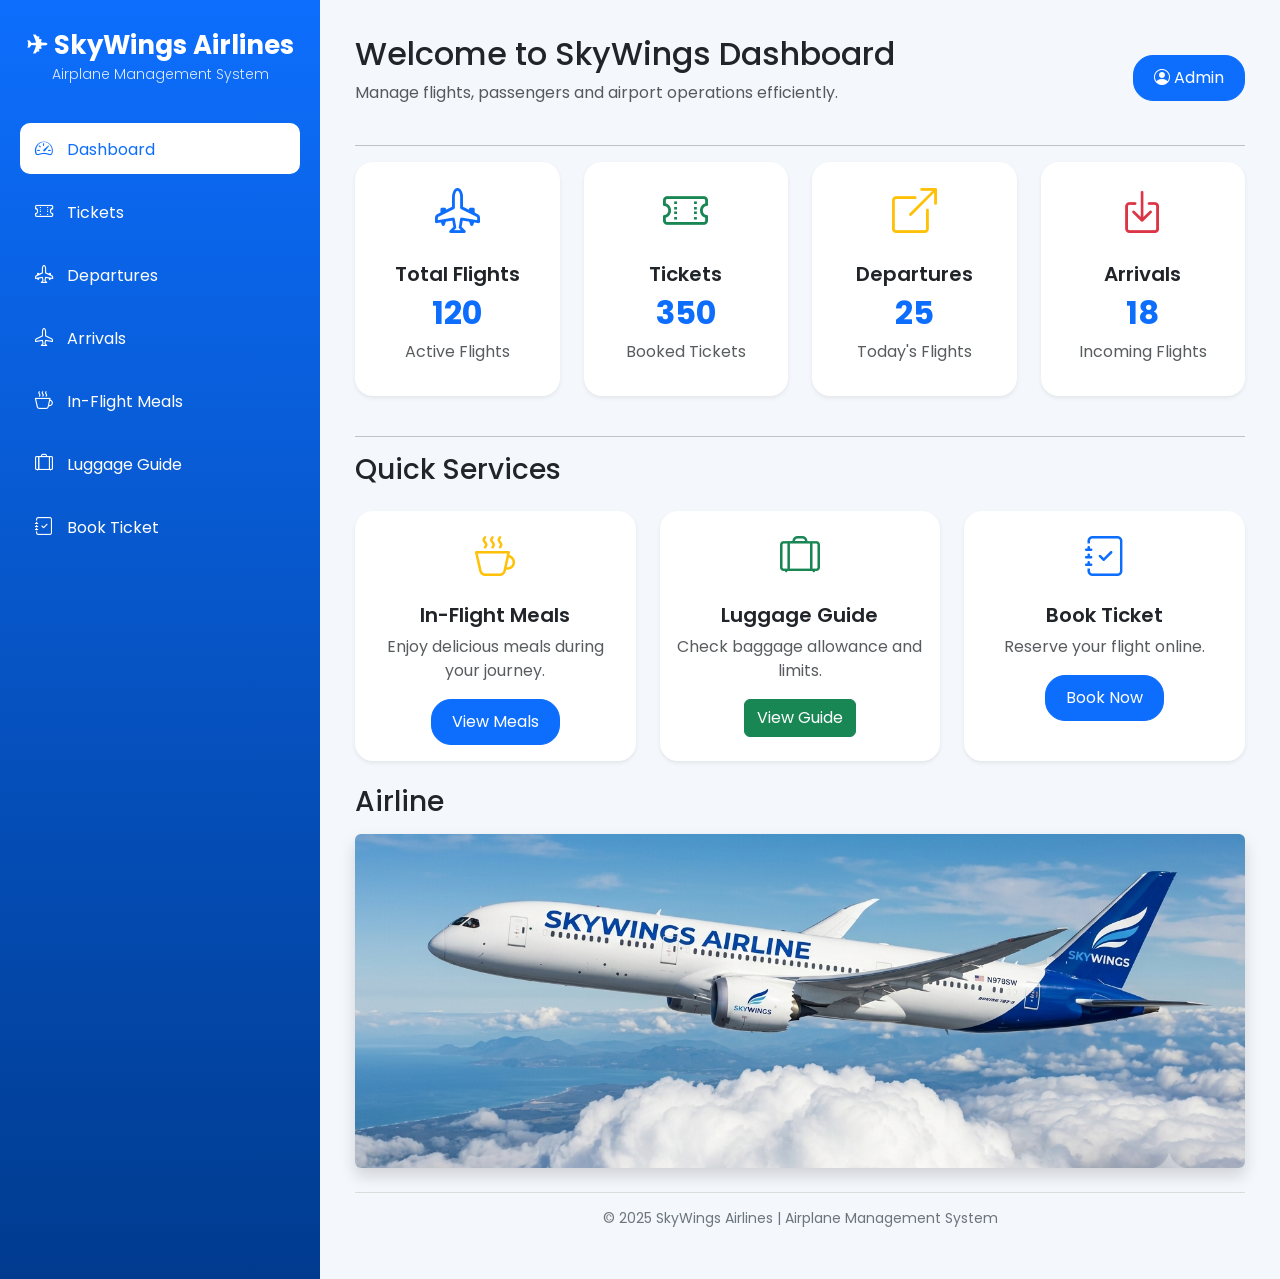
<file: index.html>
<!DOCTYPE html>
<html lang="en">
<head>
  <meta charset="UTF-8">
  <meta name="viewport" content="width=device-width, initial-scale=1.0">
  <title>Dashboard | SkyWings Airlines</title>

  <!-- Bootstrap CSS -->
  <link href="https://cdn.jsdelivr.net/npm/bootstrap@5.3.7/dist/css/bootstrap.min.css" rel="stylesheet">
  <!-- Bootstrap Icons -->
  <link rel="stylesheet" href="https://cdn.jsdelivr.net/npm/bootstrap-icons@1.11.3/font/bootstrap-icons.min.css">
  <!-- Google Font -->
  <link rel="preconnect" href="https://fonts.googleapis.com">
  <link rel="preconnect" href="https://fonts.gstatic.com" crossorigin>
  <link href="https://fonts.googleapis.com/css2?family=Poppins:wght@300;400;500;600;700&display=swap" rel="stylesheet">

  <style>
    /* ----- global reset & base ----- */
    * {
      margin: 0;
      padding: 0;
      box-sizing: border-box;
    }

    body {
        overflow-x:hidden;      background-color: #f4f7fb;
      font-family: 'Poppins', Arial, sans-serif;
    }

    /* ----- sidebar (desktop) ----- */
    .sidebar {
      background: linear-gradient(180deg, #0d6efd, #003b8f);
      min-height: 100vh;
      padding: 30px 20px;
      transition: transform 0.3s ease;
    }

    .logo {
      color: white;
      text-align: center;
      font-size: 26px;
      font-weight: 700;
      margin-bottom: 40px;
    }
    .logo small {
      display: block;
      font-size: 14px;
      margin-top: 5px;
      color: #dbeafe;
      font-weight: 300;
    }

    .nav-link {
      color: white;
      padding: 12px 15px;
      margin-bottom: 12px;
      border-radius: 10px;
      transition: 0.3s;
      font-size: 16px;
    }
    .nav-link i {
      margin-right: 10px;
      font-size: 18px;
    }
    .nav-link:hover,
    .nav-link.active {
      background-color: white;
      color: #0d6efd !important;
    }

    /* ----- main content ----- */
    .main-content {
      padding: 35px;
    }

    .btn-primary {
      border-radius: 20px;
      padding: 10px 20px;
    }

    /* cards */
    .card {
      border: none;
      border-radius: 18px;
      background: white;
      transition: 0.3s;
      height: 100%;
    }
    .card:hover {
      transform: translateY(-8px);
      box-shadow: 0 10px 25px rgba(0, 0, 0, 0.15);
    }
    .card-body i {
      font-size: 45px;
    }
    .card h5 {
      font-weight: 600;
    }
    .card h2 {
      color: #0d6efd;
      font-size: 32px;
      font-weight: 700;
    }

    /* image */
    .dashboard-image {
      width: 100%;
      aspect-ratio: 16/6;
      object-fit: cover;
      border-radius: 15px;
    }

    /* footer */
    footer {
      margin-top: 30px;
      padding: 15px 0;
      border-top: 1px solid #ddd;
    }
    footer p {
      color: #6c757d;
      font-size: 14px;
    }

    /* ----- hamburger toggle (hidden on desktop) ----- */
    .navbar-toggler {
      border: none;
      background: transparent;
      font-size: 2rem;
      color: #0d6efd;
      padding: 0;
      line-height: 1;
    }
    .navbar-toggler:focus {
      box-shadow: none;
    }

    /* offcanvas (mobile sidebar) */
    .offcanvas {
      background: linear-gradient(180deg, #0d6efd, #003b8f);
      max-width: 300px;
      width: 80%;
    }
    .offcanvas .logo {
      margin-top: 20px;
      margin-bottom: 30px;
    }
    .offcanvas .nav-link {
      color: white;
    }
    .offcanvas .nav-link:hover,
    .offcanvas .nav-link.active {
      background-color: white;
      color: #0d6efd !important;
    }

    /* ----- responsive tweaks ----- */
    @media (max-width: 768px) {
      /* hide desktop sidebar */
      .sidebar {
        display: none;
      }
      /* show hamburger */
      .mobile-nav-toggle {
        display: block !important;
      }
      .main-content {
        padding: 20px;
      }
      .dashboard-image {
        height: 250px;
      }
      /* ensure offcanvas links spacing */
      .offcanvas .nav-link {
        padding: 12px 15px;
        margin-bottom: 12px;
        border-radius: 10px;
      }
      /* adjust card cols on small */
      .row .col-md-3 {
        margin-bottom: 1rem;
      }
    }

    @media (min-width: 769px) {
      .mobile-nav-toggle {
        display: none !important;
      }
    }
  </style>
</head>
<body>

<div class="container-fluid">

  <!-- ====== ROW: desktop sidebar + main ====== -->
  <div class="row">

    <!-- DESKTOP SIDEBAR (hidden on mobile) -->
    <div class="col-md-3 sidebar" id="desktopSidebar">
      <h2 class="logo">
        ✈ SkyWings Airlines
        <small>Airplane Management System</small>
      </h2>

      <ul class="nav flex-column">
        <li class="nav-item">
          <a href="index.html" class="nav-link active">
            <i class="bi bi-speedometer2"></i> Dashboard
          </a>
        </li>
        <li class="nav-item">
          <a href="tickets.html" class="nav-link">
            <i class="bi bi-ticket-perforated"></i> Tickets
          </a>
        </li>
        <li class="nav-item">
          <a href="departures.html" class="nav-link">
            <i class="bi bi-airplane-engines"></i> Departures
          </a>
        </li>
        <li class="nav-item">
          <a href="arrivals.html" class="nav-link">
            <i class="bi bi-airplane"></i> Arrivals
          </a>
        </li>
        <li class="nav-item">
          <a href="meals.html" class="nav-link">
            <i class="bi bi-cup-hot"></i> In-Flight Meals
          </a>
        </li>
        <li class="nav-item">
          <a href="luggage.html" class="nav-link">
            <i class="bi bi-suitcase-lg"></i> Luggage Guide
          </a>
        </li>
        <li class="nav-item">
          <a href="book-ticket.html" class="nav-link">
            <i class="bi bi-journal-check"></i> Book Ticket
          </a>
        </li>
      </ul>
    </div>

    <!-- ===== MAIN CONTENT (col-md-9) ===== -->
    <div class="col-md-9 main-content">

      <!-- top bar with hamburger + admin button -->
      <div class="d-flex justify-content-between align-items-center mb-4">
        <div class="d-flex align-items-center">
          <!-- Hamburger toggle (visible on mobile) -->
          <button class="navbar-toggler mobile-nav-toggle me-3" type="button" data-bs-toggle="offcanvas" data-bs-target="#mobileSidebar" aria-controls="mobileSidebar">
            <i class="bi bi-list"></i>
          </button>
          <div>
            <h2>Welcome to SkyWings Dashboard</h2>
            <p class="text-muted">Manage flights, passengers and airport operations efficiently.</p>
          </div>
        </div>

        <button class="btn btn-primary">
          <i class="bi bi-person-circle"></i> Admin
        </button>
      </div>

      <hr>

      <!-- cards -->
      <div class="row">
        <div class="col-md-3 mb-4">
          <div class="card shadow-sm">
            <div class="card-body text-center">
              <i class="bi bi-airplane-engines text-primary"></i>
              <h5 class="mt-3">Total Flights</h5>
              <h2>120</h2>
              <p class="text-muted">Active Flights</p>
            </div>
          </div>
        </div>
        <div class="col-md-3 mb-4">
          <div class="card shadow-sm">
            <div class="card-body text-center">
              <i class="bi bi-ticket-perforated text-success"></i>
              <h5 class="mt-3">Tickets</h5>
              <h2>350</h2>
              <p class="text-muted">Booked Tickets</p>
            </div>
          </div>
        </div>
        <div class="col-md-3 mb-4">
          <div class="card shadow-sm">
            <div class="card-body text-center">
              <i class="bi bi-box-arrow-up-right text-warning"></i>
              <h5 class="mt-3">Departures</h5>
              <h2>25</h2>
              <p class="text-muted">Today's Flights</p>
            </div>
          </div>
        </div>
        <div class="col-md-3 mb-4">
          <div class="card shadow-sm">
            <div class="card-body text-center">
              <i class="bi bi-box-arrow-in-down text-danger"></i>
              <h5 class="mt-3">Arrivals</h5>
              <h2>18</h2>
              <p class="text-muted">Incoming Flights</p>
            </div>
          </div>
        </div>
      </div>

      <hr>
      <h3 class="mb-4">Quick Services</h3>

      <div class="row">
        <div class="col-md-4 mb-4">
          <div class="card shadow-sm">
            <div class="card-body text-center">
              <i class="bi bi-cup-hot fs-1 text-warning"></i>
              <h5 class="mt-3">In-Flight Meals</h5>
              <p class="text-muted">Enjoy delicious meals during your journey.</p>
              <a href="meals.html" class="btn btn-primary">View Meals</a>
            </div>
          </div>
        </div>
        <div class="col-md-4 mb-4">
          <div class="card shadow-sm">
            <div class="card-body text-center">
              <i class="bi bi-suitcase-lg fs-1 text-success"></i>
              <h5 class="mt-3">Luggage Guide</h5>
              <p class="text-muted">Check baggage allowance and limits.</p>
              <a href="luggage.html" class="btn btn-success">View Guide</a>
            </div>
          </div>
        </div>
        <div class="col-md-4 mb-4">
          <div class="card shadow-sm">
            <div class="card-body text-center">
              <i class="bi bi-journal-check fs-1 text-primary"></i>
              <h5 class="mt-3">Book Ticket</h5>
              <p class="text-muted">Reserve your flight online.</p>
              <a href="book-ticket.html" class="btn btn-primary">Book Now</a>
            </div>
          </div>
        </div>
      </div>

      <!-- image -->
      <h3 class="mb-3">Airline</h3>
      <div class="mb-4">
        <img src="images/aeroplane.png" class="img-fluid rounded shadow w-100 dashboard-image" alt="Airline">
      </div>

      <!-- footer -->
      <footer class="text-center mt-4">
        <p class="mb-0">© 2025 SkyWings Airlines | Airplane Management System</p>
      </footer>

    </div> <!-- /main-content -->
  </div> <!-- /row -->
</div> <!-- /container-fluid -->

<!-- ===== MOBILE SIDEBAR (offcanvas, slides from left) ===== -->
<div class="offcanvas offcanvas-start" tabindex="-1" id="mobileSidebar" aria-labelledby="mobileSidebarLabel">
  <div class="offcanvas-body p-0">
    <h2 class="logo" style="padding: 30px 20px 0 20px;">
      ✈ SkyWings Airlines
      <small>Airplane Management System</small>
    </h2>
    <ul class="nav flex-column" style="padding: 20px;">
      <li class="nav-item">
        <a href="index.html" class="nav-link active">
          <i class="bi bi-speedometer2"></i> Dashboard
        </a>
      </li>
      <li class="nav-item">
        <a href="tickets.html" class="nav-link">
          <i class="bi bi-ticket-perforated"></i> Tickets
        </a>
      </li>
      <li class="nav-item">
        <a href="departures.html" class="nav-link">
          <i class="bi bi-airplane-engines"></i> Departures
        </a>
      </li>
      <li class="nav-item">
        <a href="arrivals.html" class="nav-link">
          <i class="bi bi-airplane"></i> Arrivals
        </a>
      </li>
      <li class="nav-item">
        <a href="meals.html" class="nav-link">
          <i class="bi bi-cup-hot"></i> In-Flight Meals
        </a>
      </li>
      <li class="nav-item">
        <a href="luggage.html" class="nav-link">
          <i class="bi bi-suitcase-lg"></i> Luggage Guide
        </a>
      </li>
      <li class="nav-item">
        <a href="book-ticket.html" class="nav-link">
          <i class="bi bi-journal-check"></i> Book Ticket
        </a>
      </li>
    </ul>
  </div>
</div>

<!-- Bootstrap JS (required for offcanvas) -->
<script src="https://cdn.jsdelivr.net/npm/bootstrap@5.3.7/dist/js/bootstrap.bundle.min.js"></script>

<!-- small script to close offcanvas when a link is clicked (optional but good UX) -->
<script>
  document.addEventListener('DOMContentLoaded', function() {
    const offcanvasEl = document.getElementById('mobileSidebar');
    if (offcanvasEl) {
      const links = offcanvasEl.querySelectorAll('.nav-link');
      links.forEach(link => {
        link.addEventListener('click', () => {
          const offcanvas = bootstrap.Offcanvas.getInstance(offcanvasEl);
          if (offcanvas) offcanvas.hide();
        });
      });
    }
  });
</script>

</body>
</html>
</file>
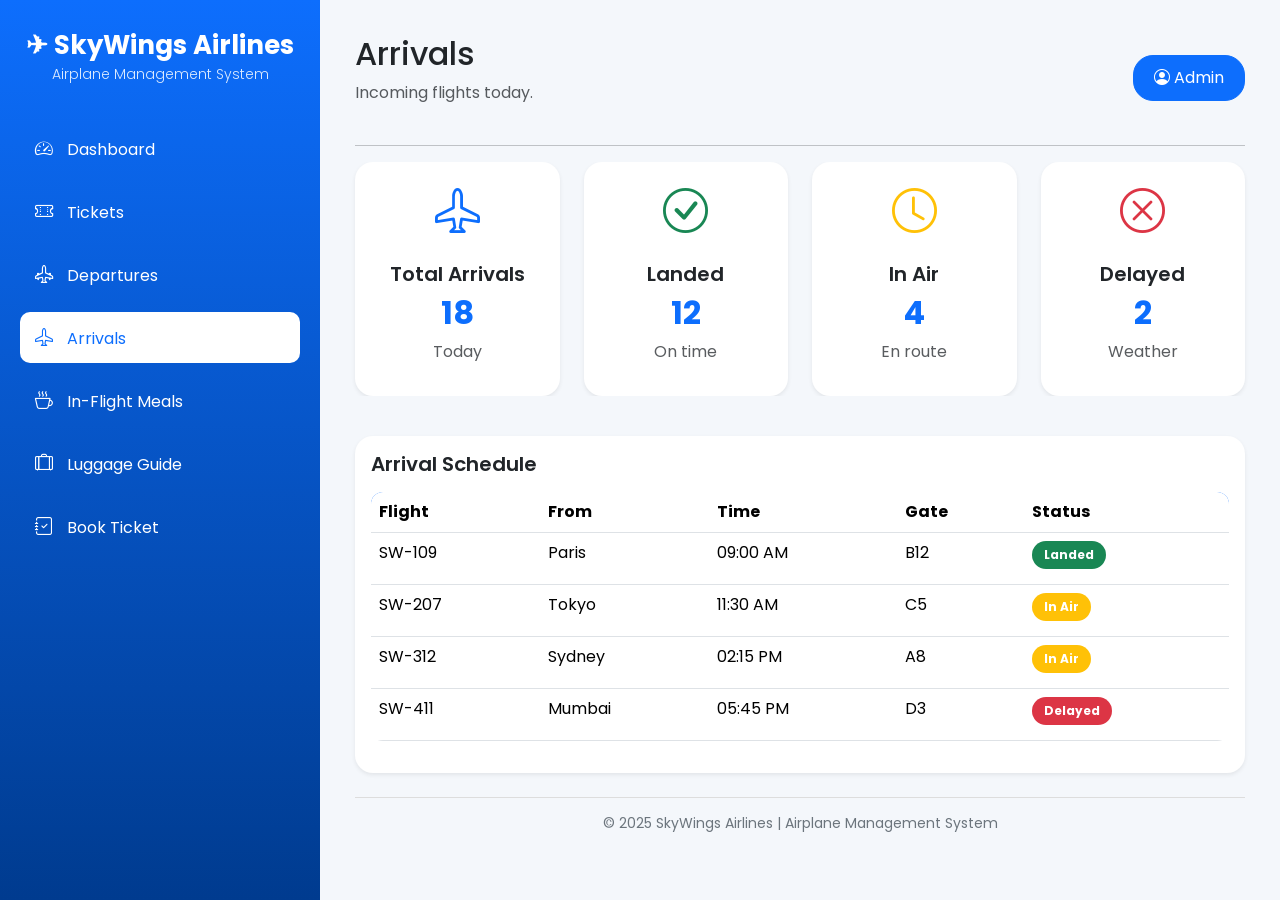
<file: arrivals.html>
<!DOCTYPE html>
<html lang="en">
<head>
  <meta charset="UTF-8">
  <meta name="viewport" content="width=device-width, initial-scale=1.0">
  <title>Arrivals | SkyWings Airlines</title>
  <link href="https://cdn.jsdelivr.net/npm/bootstrap@5.3.7/dist/css/bootstrap.min.css" rel="stylesheet">
  <link rel="stylesheet" href="https://cdn.jsdelivr.net/npm/bootstrap-icons@1.11.3/font/bootstrap-icons.min.css">
  <link rel="preconnect" href="https://fonts.googleapis.com">
  <link rel="preconnect" href="https://fonts.gstatic.com" crossorigin>
  <link href="https://fonts.googleapis.com/css2?family=Poppins:wght@300;400;500;600;700&display=swap" rel="stylesheet">
  <style>
    * { margin: 0; padding: 0; box-sizing: border-box; overflow-x:hidden}
    body { background-color: #f4f7fb; font-family: 'Poppins', Arial, sans-serif; overflow-x:hidden; }
    .sidebar { background: linear-gradient(180deg, #0d6efd, #003b8f); min-height: 100vh; padding: 30px 20px; transition: transform 0.3s ease; }
    .logo { color: white; text-align: center; font-size: 26px; font-weight: 700; margin-bottom: 40px; }
    .logo small { display: block; font-size: 14px; margin-top: 5px; color: #dbeafe; font-weight: 300; }
    .nav-link { color: white; padding: 12px 15px; margin-bottom: 12px; border-radius: 10px; transition: 0.3s; font-size: 16px; }
    .nav-link i { margin-right: 10px; font-size: 18px; }
    .nav-link:hover, .nav-link.active { background-color: white; color: #0d6efd !important; }
    .main-content { padding: 35px; }
    .btn-primary { border-radius: 20px; padding: 10px 20px; }
    .card { border: none; border-radius: 18px; background: white; transition: 0.3s; height: auto; }
    .card:hover { transform: translateY(-8px); box-shadow: 0 10px 25px rgba(0,0,0,0.15); }
    .card-body i { font-size: 45px; }
    .card h5 { font-weight: 600; }
    .card h2 { color: #0d6efd; font-size: 32px; font-weight: 700; }
    .table { background: white; border-radius: 12px; overflow: hidden; }
    .table thead { background: #0d6efd; color: white; }
    .table-hover tbody tr:hover { background-color: #f1f6ff; }
    .badge { padding: 8px 12px; border-radius: 20px; }
    footer { margin-top: 30px; padding: 15px 0; border-top: 1px solid #ddd; }
    footer p { color: #6c757d; font-size: 14px; }
    .navbar-toggler { border: none; background: transparent; font-size: 2rem; color: #0d6efd; padding: 0; line-height: 1; }
    .navbar-toggler:focus { box-shadow: none; }
    .offcanvas { background: linear-gradient(180deg, #0d6efd, #003b8f); max-width: 300px; width: 80%; }
    .offcanvas .logo { margin-top: 20px; margin-bottom: 30px; }
    .offcanvas .nav-link { color: white; }
    .offcanvas .nav-link:hover, .offcanvas .nav-link.active { background-color: white; color: #0d6efd !important; }
    @media (max-width: 768px) { .sidebar { display: none; } .mobile-nav-toggle { display: block !important; } .main-content { padding: 20px; } }
    @media (min-width: 769px) { .mobile-nav-toggle { display: none !important; } }
  </style>
</head>
<body>
<div class="container-fluid">
  <div class="row">
    <div class="col-md-3 sidebar">
      <h2 class="logo">✈ SkyWings Airlines <small>Airplane Management System</small></h2>
      <ul class="nav flex-column">
        <li class="nav-item"><a href="index.html" class="nav-link"><i class="bi bi-speedometer2"></i> Dashboard</a></li>
        <li class="nav-item"><a href="tickets.html" class="nav-link"><i class="bi bi-ticket-perforated"></i> Tickets</a></li>
        <li class="nav-item"><a href="departures.html" class="nav-link"><i class="bi bi-airplane-engines"></i> Departures</a></li>
        <li class="nav-item"><a href="arrivals.html" class="nav-link active"><i class="bi bi-airplane"></i> Arrivals</a></li>
        <li class="nav-item"><a href="meals.html" class="nav-link"><i class="bi bi-cup-hot"></i> In-Flight Meals</a></li>
        <li class="nav-item"><a href="luggage.html" class="nav-link"><i class="bi bi-suitcase-lg"></i> Luggage Guide</a></li>
        <li class="nav-item"><a href="book-ticket.html" class="nav-link"><i class="bi bi-journal-check"></i> Book Ticket</a></li>
      </ul>
    </div>
    <div class="col-md-9 main-content">
      <div class="d-flex justify-content-between align-items-center mb-4">
        <div class="d-flex align-items-center">
          <button class="navbar-toggler mobile-nav-toggle me-3" type="button" data-bs-toggle="offcanvas" data-bs-target="#mobileSidebar"><i class="bi bi-list"></i></button>
          <div><h2>Arrivals</h2><p class="text-muted">Incoming flights today.</p></div>
        </div>
        <button class="btn btn-primary"><i class="bi bi-person-circle"></i> Admin</button>
      </div>
      <hr>
      <div class="row mb-4">
        <div class="col-md-3 mb-3"><div class="card shadow-sm"><div class="card-body text-center"><i class="bi bi-airplane text-primary"></i><h5 class="mt-3">Total Arrivals</h5><h2>18</h2><p class="text-muted">Today</p></div></div></div>
        <div class="col-md-3 mb-3"><div class="card shadow-sm"><div class="card-body text-center"><i class="bi bi-check-circle text-success"></i><h5 class="mt-3">Landed</h5><h2>12</h2><p class="text-muted">On time</p></div></div></div>
        <div class="col-md-3 mb-3"><div class="card shadow-sm"><div class="card-body text-center"><i class="bi bi-clock text-warning"></i><h5 class="mt-3">In Air</h5><h2>4</h2><p class="text-muted">En route</p></div></div></div>
        <div class="col-md-3 mb-3"><div class="card shadow-sm"><div class="card-body text-center"><i class="bi bi-x-circle text-danger"></i><h5 class="mt-3">Delayed</h5><h2>2</h2><p class="text-muted">Weather</p></div></div></div>
      </div>
      <div class="card shadow-sm p-3">
        <h5 class="mb-3">Arrival Schedule</h5>
        <table class="table table-hover">
          <thead><tr><th>Flight</th><th>From</th><th>Time</th><th>Gate</th><th>Status</th></tr></thead>
          <tbody>
            <tr><td>SW-109</td><td>Paris</td><td>09:00 AM</td><td>B12</td><td><span class="badge bg-success">Landed</span></td></tr>
            <tr><td>SW-207</td><td>Tokyo</td><td>11:30 AM</td><td>C5</td><td><span class="badge bg-warning">In Air</span></td></tr>
            <tr><td>SW-312</td><td>Sydney</td><td>02:15 PM</td><td>A8</td><td><span class="badge bg-warning">In Air</span></td></tr>
            <tr><td>SW-411</td><td>Mumbai</td><td>05:45 PM</td><td>D3</td><td><span class="badge bg-danger">Delayed</span></td></tr>
          </tbody>
        </table>
      </div>
      <footer class="text-center mt-4"><p class="mb-0">© 2025 SkyWings Airlines | Airplane Management System</p></footer>
    </div>
  </div>
</div>
<div class="offcanvas offcanvas-start" tabindex="-1" id="mobileSidebar">
  <div class="offcanvas-body p-0">
    <h2 class="logo" style="padding: 30px 20px 0 20px;">✈ SkyWings Airlines <small>Airplane Management System</small></h2>
    <ul class="nav flex-column" style="padding: 20px;">
      <li class="nav-item"><a href="index.html" class="nav-link"><i class="bi bi-speedometer2"></i> Dashboard</a></li>
      <li class="nav-item"><a href="tickets.html" class="nav-link"><i class="bi bi-ticket-perforated"></i> Tickets</a></li>
      <li class="nav-item"><a href="departures.html" class="nav-link"><i class="bi bi-airplane-engines"></i> Departures</a></li>
      <li class="nav-item"><a href="arrivals.html" class="nav-link active"><i class="bi bi-airplane"></i> Arrivals</a></li>
      <li class="nav-item"><a href="meals.html" class="nav-link"><i class="bi bi-cup-hot"></i> In-Flight Meals</a></li>
      <li class="nav-item"><a href="luggage.html" class="nav-link"><i class="bi bi-suitcase-lg"></i> Luggage Guide</a></li>
      <li class="nav-item"><a href="book-ticket.html" class="nav-link"><i class="bi bi-journal-check"></i> Book Ticket</a></li>
    </ul>
  </div>
</div>
<script src="https://cdn.jsdelivr.net/npm/bootstrap@5.3.7/dist/js/bootstrap.bundle.min.js"></script>
<script>
  document.addEventListener('DOMContentLoaded', function() {
    const offcanvasEl = document.getElementById('mobileSidebar');
    if (offcanvasEl) {
      const links = offcanvasEl.querySelectorAll('.nav-link');
      links.forEach(link => {
        link.addEventListener('click', () => {
          const offcanvas = bootstrap.Offcanvas.getInstance(offcanvasEl);
          if (offcanvas) offcanvas.hide();
        });
      });
    }
  });
</script>
</body>
</html>
</file>
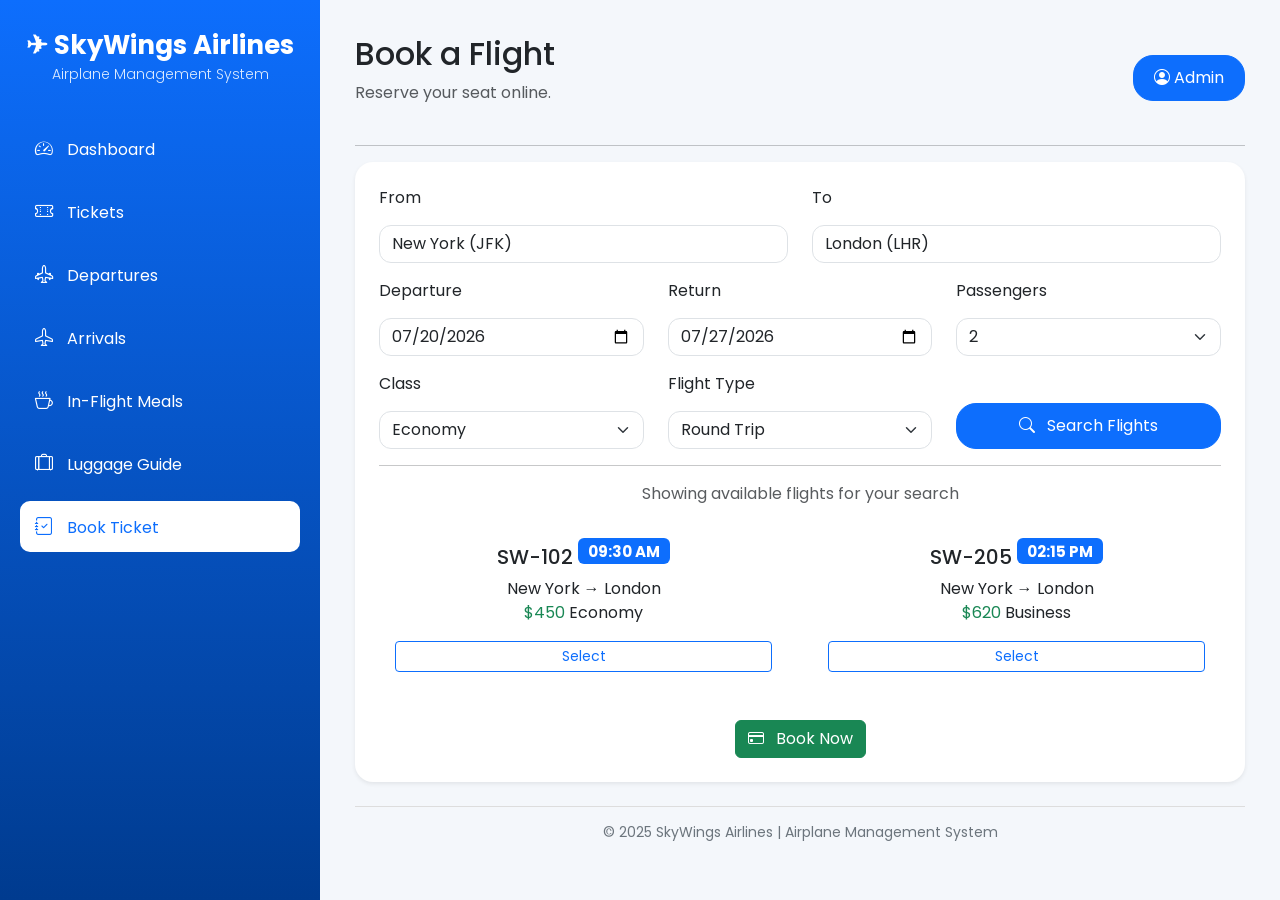
<file: book-ticket.html>
<!DOCTYPE html>
<html lang="en">
<head>
  <meta charset="UTF-8">
  <meta name="viewport" content="width=device-width, initial-scale=1.0">
  <title>Book Ticket | SkyWings Airlines</title>
  <link href="https://cdn.jsdelivr.net/npm/bootstrap@5.3.7/dist/css/bootstrap.min.css" rel="stylesheet">
  <link rel="stylesheet" href="https://cdn.jsdelivr.net/npm/bootstrap-icons@1.11.3/font/bootstrap-icons.min.css">
  <link rel="preconnect" href="https://fonts.googleapis.com">
  <link rel="preconnect" href="https://fonts.gstatic.com" crossorigin>
  <link href="https://fonts.googleapis.com/css2?family=Poppins:wght@300;400;500;600;700&display=swap" rel="stylesheet">
  <style>

    * { margin: 0; padding: 0; box-sizing: border-box; overflow-x:hidden}
    body { background-color: #f4f7fb; font-family: 'Poppins', Arial, sans-serif; overflow-x:hidden; }
    .sidebar { background: linear-gradient(180deg, #0d6efd, #003b8f); min-height: 100vh; padding: 30px 20px; transition: transform 0.3s ease; }
    .logo { color: white; text-align: center; font-size: 26px; font-weight: 700; margin-bottom: 40px; }
    .logo small { display: block; font-size: 14px; margin-top: 5px; color: #dbeafe; font-weight: 300; }
    .nav-link { color: white; padding: 12px 15px; margin-bottom: 12px; border-radius: 10px; transition: 0.3s; font-size: 16px; }
    .nav-link i { margin-right: 10px; font-size: 18px; }
    .nav-link:hover, .nav-link.active { background-color: white; color: #0d6efd !important; }
    .main-content { padding: 35px; }
    .btn-primary { border-radius: 20px; padding: 10px 20px; }
    .card { border: none; border-radius: 18px; background: white; transition: 0.3s; height: auto; }
    .card:hover { transform: translateY(-8px); box-shadow: 0 10px 25px rgba(0,0,0,0.15); }
    footer { margin-top: 30px; padding: 15px 0; border-top: 1px solid #ddd; }
    footer p { color: #6c757d; font-size: 14px; }
    .navbar-toggler { border: none; background: transparent; font-size: 2rem; color: #0d6efd; padding: 0; line-height: 1; }
    .navbar-toggler:focus { box-shadow: none; }
    .offcanvas { background: linear-gradient(180deg, #0d6efd, #003b8f); max-width: 300px; width: 80%; }
    .offcanvas .logo { margin-top: 20px; margin-bottom: 30px; }
    .offcanvas .nav-link { color: white; }
    .offcanvas .nav-link:hover, .offcanvas .nav-link.active { background-color: white; color: #0d6efd !important; }
    @media (max-width: 768px) { .sidebar { display: none; } .mobile-nav-toggle { display: block !important; } .main-content { padding: 20px; } }
    @media (min-width: 769px) { .mobile-nav-toggle { display: none !important; } }
    .form-control, .form-select { border-radius: 12px; }
  </style>
</head>
<body>
<div class="container-fluid">
  <div class="row">
    <div class="col-md-3 sidebar">
      <h2 class="logo">✈ SkyWings Airlines <small>Airplane Management System</small></h2>
      <ul class="nav flex-column">
        <li class="nav-item"><a href="index.html" class="nav-link"><i class="bi bi-speedometer2"></i> Dashboard</a></li>
        <li class="nav-item"><a href="tickets.html" class="nav-link"><i class="bi bi-ticket-perforated"></i> Tickets</a></li>
        <li class="nav-item"><a href="departures.html" class="nav-link"><i class="bi bi-airplane-engines"></i> Departures</a></li>
        <li class="nav-item"><a href="arrivals.html" class="nav-link"><i class="bi bi-airplane"></i> Arrivals</a></li>
        <li class="nav-item"><a href="meals.html" class="nav-link"><i class="bi bi-cup-hot"></i> In-Flight Meals</a></li>
        <li class="nav-item"><a href="luggage.html" class="nav-link"><i class="bi bi-suitcase-lg"></i> Luggage Guide</a></li>
        <li class="nav-item"><a href="book-ticket.html" class="nav-link active"><i class="bi bi-journal-check"></i> Book Ticket</a></li>
      </ul>
    </div>
    <div class="col-md-9 main-content">
      <div class="d-flex justify-content-between align-items-center mb-4">
        <div class="d-flex align-items-center">
          <button class="navbar-toggler mobile-nav-toggle me-3" type="button" data-bs-toggle="offcanvas" data-bs-target="#mobileSidebar"><i class="bi bi-list"></i></button>
          <div><h2>Book a Flight</h2><p class="text-muted">Reserve your seat online.</p></div>
        </div>
        <button class="btn btn-primary"><i class="bi bi-person-circle"></i> Admin</button>
      </div>
      <hr>
      <div class="card shadow-sm p-4">
        <form>
          <div class="row mb-3">
            <div class="col-md-6">
              <label class="form-label">From</label>
              <input type="text" class="form-control" placeholder="City or Airport" value="New York (JFK)">
            </div>
            <div class="col-md-6">
              <label class="form-label">To</label>
              <input type="text" class="form-control" placeholder="City or Airport" value="London (LHR)">
            </div>
          </div>
          <div class="row mb-3">
            <div class="col-md-4">
              <label class="form-label">Departure</label>
              <input type="date" class="form-control" value="2026-07-20">
            </div>
            <div class="col-md-4">
              <label class="form-label">Return</label>
              <input type="date" class="form-control" value="2026-07-27">
            </div>
            <div class="col-md-4">
              <label class="form-label">Passengers</label>
              <select class="form-select">
                <option>1</option>
                <option selected>2</option>
                <option>3</option>
                <option>4</option>
                <option>5+</option>
              </select>
            </div>
          </div>
          <div class="row mb-3">
            <div class="col-md-4">
              <label class="form-label">Class</label>
              <select class="form-select">
                <option>Economy</option>
                <option>Premium Economy</option>
                <option>Business</option>
                <option>First Class</option>
              </select>
            </div>
            <div class="col-md-4">
              <label class="form-label">Flight Type</label>
              <select class="form-select">
                <option>One Way</option>
                <option selected>Round Trip</option>
                <option>Multi-City</option>
              </select>
            </div>
            <div class="col-md-4 d-flex align-items-end">
              <button type="submit" class="btn btn-primary w-100"><i class="bi bi-search me-2"></i> Search Flights</button>
            </div>
          </div>
          <hr>
          <div class="text-center">
            <p class="text-muted">Showing available flights for your search</p>
            <div class="row">
              <div class="col-md-6 mb-3">
                <div class="card p-3">
                  <h5>SW-102 <span class="badge bg-primary">09:30 AM</span></h5>
                  <p>New York → London<br><span class="text-success">$450</span> Economy</p>
                  <button class="btn btn-outline-primary btn-sm">Select</button>
                </div>
              </div>
              <div class="col-md-6 mb-3">
                <div class="card p-3">
                  <h5>SW-205 <span class="badge bg-primary">02:15 PM</span></h5>
                  <p>New York → London<br><span class="text-success">$620</span> Business</p>
                  <button class="btn btn-outline-primary btn-sm">Select</button>
                </div>
              </div>
            </div>
            <button class="btn btn-success mt-3"><i class="bi bi-credit-card me-2"></i> Book Now</button>
          </div>
        </form>
      </div>
      <footer class="text-center mt-4"><p class="mb-0">© 2025 SkyWings Airlines | Airplane Management System</p></footer>
    </div>
  </div>
</div>
<div class="offcanvas offcanvas-start" tabindex="-1" id="mobileSidebar">
  <div class="offcanvas-body p-0">
    <h2 class="logo" style="padding: 30px 20px 0 20px;">✈ SkyWings Airlines <small>Airplane Management System</small></h2>
    <ul class="nav flex-column" style="padding: 20px;">
      <li class="nav-item"><a href="index.html" class="nav-link"><i class="bi bi-speedometer2"></i> Dashboard</a></li>
      <li class="nav-item"><a href="tickets.html" class="nav-link"><i class="bi bi-ticket-perforated"></i> Tickets</a></li>
      <li class="nav-item"><a href="departures.html" class="nav-link"><i class="bi bi-airplane-engines"></i> Departures</a></li>
      <li class="nav-item"><a href="arrivals.html" class="nav-link"><i class="bi bi-airplane"></i> Arrivals</a></li>
      <li class="nav-item"><a href="meals.html" class="nav-link"><i class="bi bi-cup-hot"></i> In-Flight Meals</a></li>
      <li class="nav-item"><a href="luggage.html" class="nav-link"><i class="bi bi-suitcase-lg"></i> Luggage Guide</a></li>
      <li class="nav-item"><a href="book-ticket.html" class="nav-link active"><i class="bi bi-journal-check"></i> Book Ticket</a></li>
    </ul>
  </div>
</div>
<script src="https://cdn.jsdelivr.net/npm/bootstrap@5.3.7/dist/js/bootstrap.bundle.min.js"></script>
<script>
  document.addEventListener('DOMContentLoaded', function() {
    const offcanvasEl = document.getElementById('mobileSidebar');
    if (offcanvasEl) {
      const links = offcanvasEl.querySelectorAll('.nav-link');
      links.forEach(link => {
        link.addEventListener('click', () => {
          const offcanvas = bootstrap.Offcanvas.getInstance(offcanvasEl);
          if (offcanvas) offcanvas.hide();
        });
      });
    }
  });
</script>
</body>
</html>
</file>
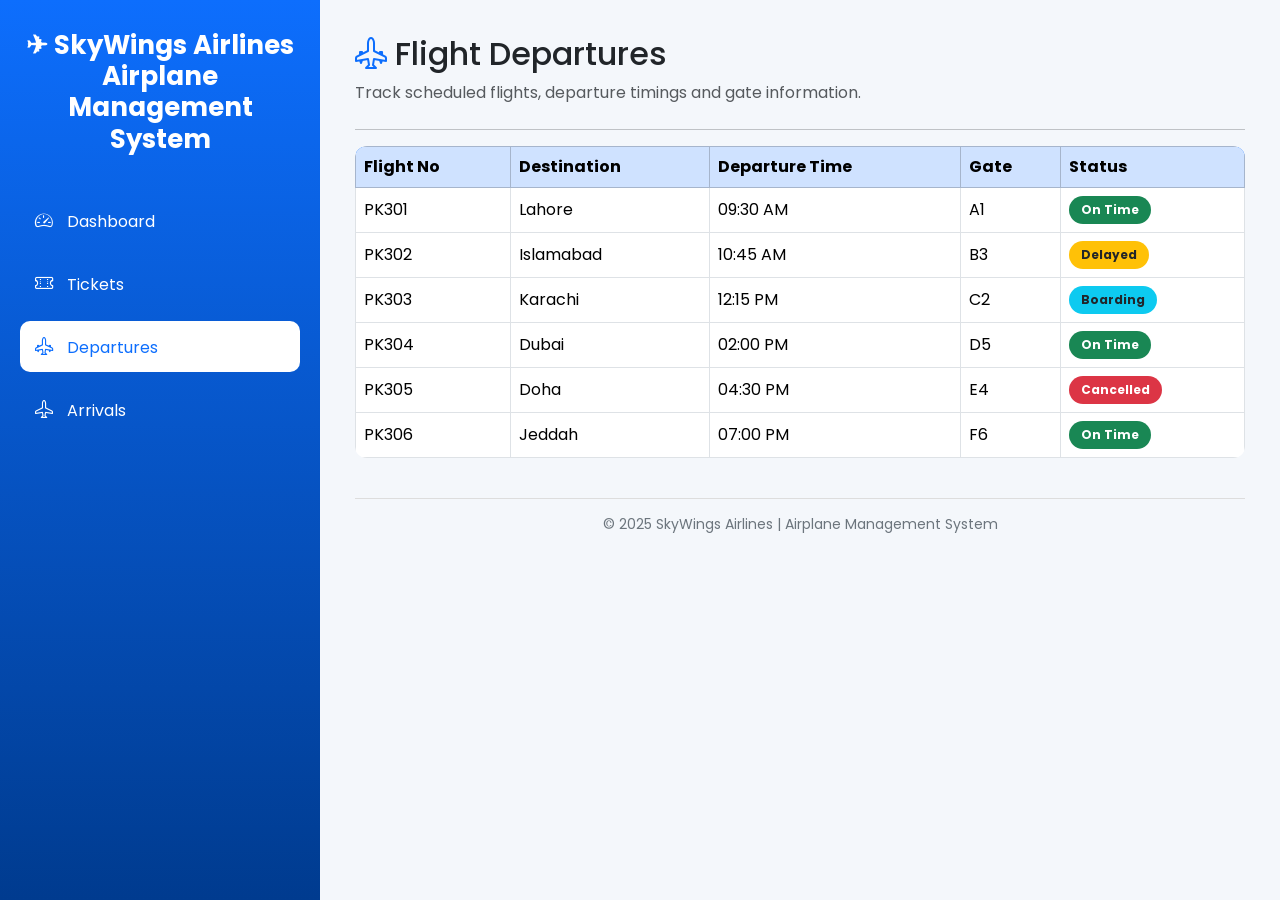
<file: departures.html>
<!DOCTYPE html>
<html lang="en">

<head>

<meta charset="UTF-8">
<meta name="viewport" content="width=device-width, initial-scale=1.0">


<title>Departures | SkyWings Airlines</title>



<!-- Bootstrap CSS -->

<link href="https://cdn.jsdelivr.net/npm/bootstrap@5.3.7/dist/css/bootstrap.min.css" rel="stylesheet">



<!-- Bootstrap Icons -->

<link rel="stylesheet" href="https://cdn.jsdelivr.net/npm/bootstrap-icons@1.11.3/font/bootstrap-icons.min.css">



<!-- Custom CSS -->

<link rel="stylesheet" href="css/style.css">


</head>




<body>


<div class="container-fluid">


<div class="row">





<!-- Sidebar -->


<div class="col-md-3 sidebar">


<h2 class="logo">

✈ SkyWings Airlines

<span>
Airplane Management System
</span>

</h2>





<ul class="nav flex-column">



<li class="nav-item">


<a href="index.html" class="nav-link">


<i class="bi bi-speedometer2"></i>

Dashboard


</a>


</li>






<li class="nav-item">


<a href="tickets.html" class="nav-link">


<i class="bi bi-ticket-perforated"></i>

Tickets


</a>


</li>







<li class="nav-item">


<a href="departures.html" class="nav-link active">


<i class="bi bi-airplane-engines"></i>

Departures


</a>


</li>







<li class="nav-item">


<a href="arrivals.html" class="nav-link">


<i class="bi bi-airplane"></i>

Arrivals


</a>


</li>





</ul>



</div>








<!-- Main Content -->


<div class="col-md-9 main-content">





<div class="mb-4">


<h2>

<i class="bi bi-airplane-engines text-primary"></i>

Flight Departures

</h2>



<p class="text-muted">

Track scheduled flights, departure timings and gate information.

</p>


</div>





<hr>








<div class="table-responsive">



<table class="table table-bordered table-hover align-middle">





<thead class="table-primary">


<tr>

<th>
Flight No
</th>


<th>
Destination
</th>


<th>
Departure Time
</th>


<th>
Gate
</th>


<th>
Status
</th>


</tr>


</thead>








<tbody>




<tr>

<td>
PK301
</td>


<td>
Lahore
</td>


<td>
09:30 AM
</td>


<td>
A1
</td>


<td>

<span class="badge bg-success">
On Time
</span>

</td>


</tr>








<tr>

<td>
PK302
</td>


<td>
Islamabad
</td>


<td>
10:45 AM
</td>


<td>
B3
</td>


<td>

<span class="badge bg-warning text-dark">
Delayed
</span>

</td>


</tr>








<tr>

<td>
PK303
</td>


<td>
Karachi
</td>


<td>
12:15 PM
</td>


<td>
C2
</td>


<td>

<span class="badge bg-info text-dark">
Boarding
</span>

</td>


</tr>








<tr>

<td>
PK304
</td>


<td>
Dubai
</td>


<td>
02:00 PM
</td>


<td>
D5
</td>


<td>

<span class="badge bg-success">
On Time
</span>

</td>


</tr>








<tr>

<td>
PK305
</td>


<td>
Doha
</td>


<td>
04:30 PM
</td>


<td>
E4
</td>


<td>

<span class="badge bg-danger">
Cancelled
</span>

</td>


</tr>








<tr>

<td>
PK306
</td>


<td>
Jeddah
</td>


<td>
07:00 PM
</td>


<td>
F6
</td>


<td>

<span class="badge bg-success">
On Time
</span>

</td>


</tr>





</tbody>





</table>



</div>







<!-- Footer -->


<footer class="text-center mt-4">


<p class="mb-0">

© 2025 SkyWings Airlines |

Airplane Management System

</p>


</footer>







</div>



</div>


</div>



</body>


</html>
</file>
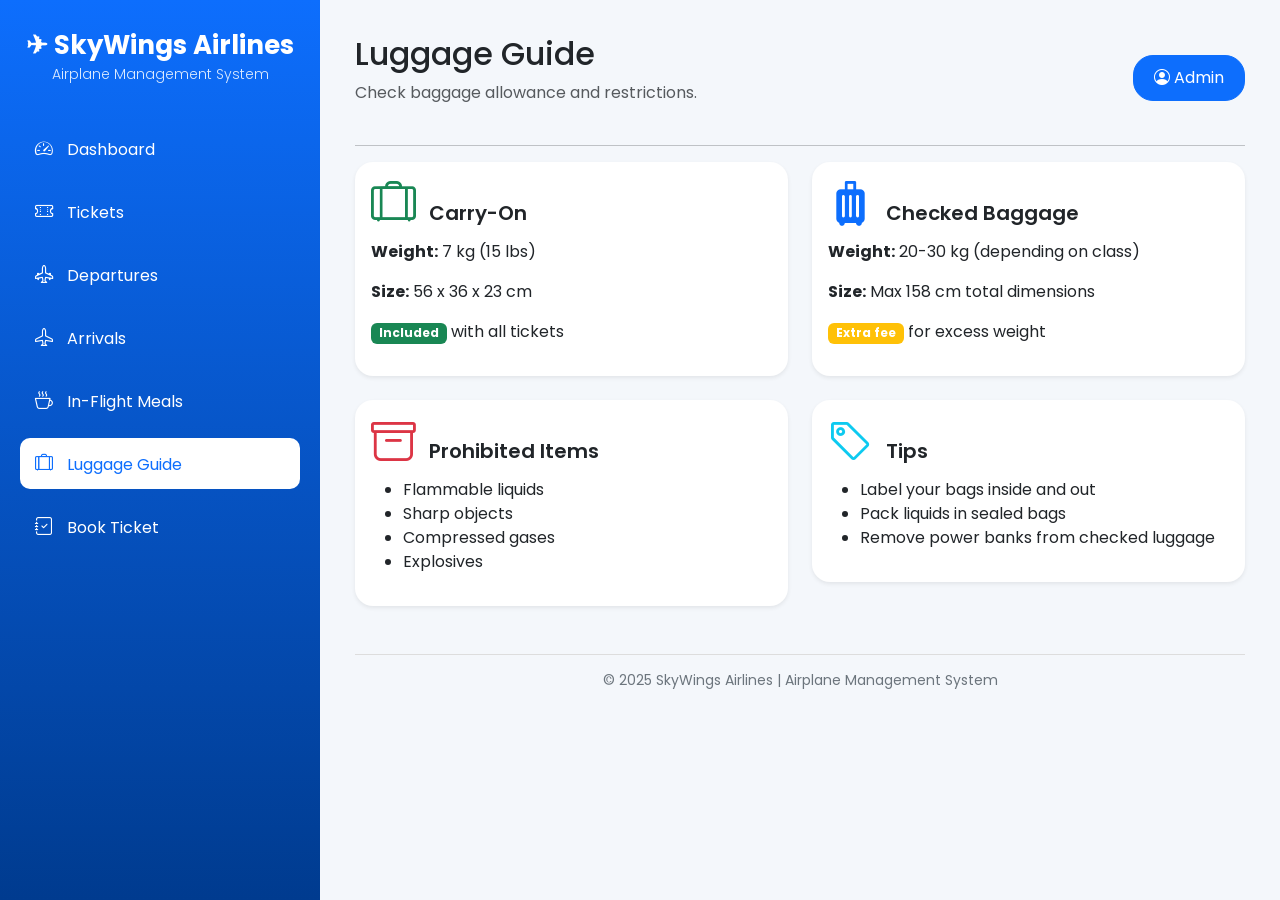
<file: luggage.html>
<!DOCTYPE html>
<html lang="en">
<head>
  <meta charset="UTF-8">
  <meta name="viewport" content="width=device-width, initial-scale=1.0">
  <title>Luggage Guide | SkyWings Airlines</title>
  <link href="https://cdn.jsdelivr.net/npm/bootstrap@5.3.7/dist/css/bootstrap.min.css" rel="stylesheet">
  <link rel="stylesheet" href="https://cdn.jsdelivr.net/npm/bootstrap-icons@1.11.3/font/bootstrap-icons.min.css">
  <link rel="preconnect" href="https://fonts.googleapis.com">
  <link rel="preconnect" href="https://fonts.gstatic.com" crossorigin>
  <link href="https://fonts.googleapis.com/css2?family=Poppins:wght@300;400;500;600;700&display=swap" rel="stylesheet">
  <style>
    * { margin: 0; padding: 0; box-sizing: border-box; }
    body { background-color: #f4f7fb; font-family: 'Poppins', Arial, sans-serif; overflow-x:hidden; }
    .sidebar { background: linear-gradient(180deg, #0d6efd, #003b8f); min-height: 100vh; padding: 30px 20px; transition: transform 0.3s ease; }
    .logo { color: white; text-align: center; font-size: 26px; font-weight: 700; margin-bottom: 40px; }
    .logo small { display: block; font-size: 14px; margin-top: 5px; color: #dbeafe; font-weight: 300; }
    .nav-link { color: white; padding: 12px 15px; margin-bottom: 12px; border-radius: 10px; transition: 0.3s; font-size: 16px; }
    .nav-link i { margin-right: 10px; font-size: 18px; }
    .nav-link:hover, .nav-link.active { background-color: white; color: #0d6efd !important; }
    .main-content { padding: 35px; }
    .btn-primary { border-radius: 20px; padding: 10px 20px; }
    .card { border: none; border-radius: 18px; background: white; transition: 0.3s; height: auto; }
    .card:hover { transform: translateY(-8px); box-shadow: 0 10px 25px rgba(0,0,0,0.15); }
    .card-body i { font-size: 45px; }
    .card h5 { font-weight: 600; }
    footer { margin-top: 30px; padding: 15px 0; border-top: 1px solid #ddd; }
    footer p { color: #6c757d; font-size: 14px; }
    .navbar-toggler { border: none; background: transparent; font-size: 2rem; color: #0d6efd; padding: 0; line-height: 1; }
    .navbar-toggler:focus { box-shadow: none; }
    .offcanvas { background: linear-gradient(180deg, #0d6efd, #003b8f); max-width: 300px; width: 80%; }
    .offcanvas .logo { margin-top: 20px; margin-bottom: 30px; }
    .offcanvas .nav-link { color: white; }
    .offcanvas .nav-link:hover, .offcanvas .nav-link.active { background-color: white; color: #0d6efd !important; }
    @media (max-width: 768px) { .sidebar { display: none; } .mobile-nav-toggle { display: block !important; } .main-content { padding: 20px; } }
    @media (min-width: 769px) { .mobile-nav-toggle { display: none !important; } }
  </style>
</head>
<body>
<div class="container-fluid">
  <div class="row">
    <div class="col-md-3 sidebar">
      <h2 class="logo">✈ SkyWings Airlines <small>Airplane Management System</small></h2>
      <ul class="nav flex-column">
        <li class="nav-item"><a href="index.html" class="nav-link"><i class="bi bi-speedometer2"></i> Dashboard</a></li>
        <li class="nav-item"><a href="tickets.html" class="nav-link"><i class="bi bi-ticket-perforated"></i> Tickets</a></li>
        <li class="nav-item"><a href="departures.html" class="nav-link"><i class="bi bi-airplane-engines"></i> Departures</a></li>
        <li class="nav-item"><a href="arrivals.html" class="nav-link"><i class="bi bi-airplane"></i> Arrivals</a></li>
        <li class="nav-item"><a href="meals.html" class="nav-link"><i class="bi bi-cup-hot"></i> In-Flight Meals</a></li>
        <li class="nav-item"><a href="luggage.html" class="nav-link active"><i class="bi bi-suitcase-lg"></i> Luggage Guide</a></li>
        <li class="nav-item"><a href="book-ticket.html" class="nav-link"><i class="bi bi-journal-check"></i> Book Ticket</a></li>
      </ul>
    </div>
    <div class="col-md-9 main-content">
      <div class="d-flex justify-content-between align-items-center mb-4">
        <div class="d-flex align-items-center">
          <button class="navbar-toggler mobile-nav-toggle me-3" type="button" data-bs-toggle="offcanvas" data-bs-target="#mobileSidebar"><i class="bi bi-list"></i></button>
          <div><h2>Luggage Guide</h2><p class="text-muted">Check baggage allowance and restrictions.</p></div>
        </div>
        <button class="btn btn-primary"><i class="bi bi-person-circle"></i> Admin</button>
      </div>
      <hr>
      <div class="row">
        <div class="col-md-6 mb-4">
          <div class="card shadow-sm">
            <div class="card-body">
              <h5><i class="bi bi-suitcase-lg text-success me-2"></i> Carry-On</h5>
              <p><strong>Weight:</strong> 7 kg (15 lbs)</p>
              <p><strong>Size:</strong> 56 x 36 x 23 cm</p>
              <p><span class="badge bg-success">Included</span> with all tickets</p>
            </div>
          </div>
        </div>
        <div class="col-md-6 mb-4">
          <div class="card shadow-sm">
            <div class="card-body">
              <h5><i class="bi bi-suitcase-fill text-primary me-2"></i> Checked Baggage</h5>
              <p><strong>Weight:</strong> 20-30 kg (depending on class)</p>
              <p><strong>Size:</strong> Max 158 cm total dimensions</p>
              <p><span class="badge bg-warning">Extra fee</span> for excess weight</p>
            </div>
          </div>
        </div>
        <div class="col-md-6 mb-4">
          <div class="card shadow-sm">
            <div class="card-body">
              <h5><i class="bi bi-archive text-danger me-2"></i> Prohibited Items</h5>
              <ul>
                <li>Flammable liquids</li>
                <li>Sharp objects</li>
                <li>Compressed gases</li>
                <li>Explosives</li>
              </ul>
            </div>
          </div>
        </div>
        <div class="col-md-6 mb-4">
          <div class="card shadow-sm">
            <div class="card-body">
              <h5><i class="bi bi-tag text-info me-2"></i> Tips</h5>
              <ul>
                <li>Label your bags inside and out</li>
                <li>Pack liquids in sealed bags</li>
                <li>Remove power banks from checked luggage</li>
              </ul>
            </div>
          </div>
        </div>
      </div>
      <footer class="text-center mt-4"><p class="mb-0">© 2025 SkyWings Airlines | Airplane Management System</p></footer>
    </div>
  </div>
</div>
<div class="offcanvas offcanvas-start" tabindex="-1" id="mobileSidebar">
  <div class="offcanvas-body p-0">
    <h2 class="logo" style="padding: 30px 20px 0 20px;">✈ SkyWings Airlines <small>Airplane Management System</small></h2>
    <ul class="nav flex-column" style="padding: 20px;">
      <li class="nav-item"><a href="index.html" class="nav-link"><i class="bi bi-speedometer2"></i> Dashboard</a></li>
      <li class="nav-item"><a href="tickets.html" class="nav-link"><i class="bi bi-ticket-perforated"></i> Tickets</a></li>
      <li class="nav-item"><a href="departures.html" class="nav-link"><i class="bi bi-airplane-engines"></i> Departures</a></li>
      <li class="nav-item"><a href="arrivals.html" class="nav-link"><i class="bi bi-airplane"></i> Arrivals</a></li>
      <li class="nav-item"><a href="meals.html" class="nav-link"><i class="bi bi-cup-hot"></i> In-Flight Meals</a></li>
      <li class="nav-item"><a href="luggage.html" class="nav-link active"><i class="bi bi-suitcase-lg"></i> Luggage Guide</a></li>
      <li class="nav-item"><a href="book-ticket.html" class="nav-link"><i class="bi bi-journal-check"></i> Book Ticket</a></li>
    </ul>
  </div>
</div>
<script src="https://cdn.jsdelivr.net/npm/bootstrap@5.3.7/dist/js/bootstrap.bundle.min.js"></script>
<script>
  document.addEventListener('DOMContentLoaded', function() {
    const offcanvasEl = document.getElementById('mobileSidebar');
    if (offcanvasEl) {
      const links = offcanvasEl.querySelectorAll('.nav-link');
      links.forEach(link => {
        link.addEventListener('click', () => {
          const offcanvas = bootstrap.Offcanvas.getInstance(offcanvasEl);
          if (offcanvas) offcanvas.hide();
        });
      });
    }
  });
</script>
</body>
</html>
</file>
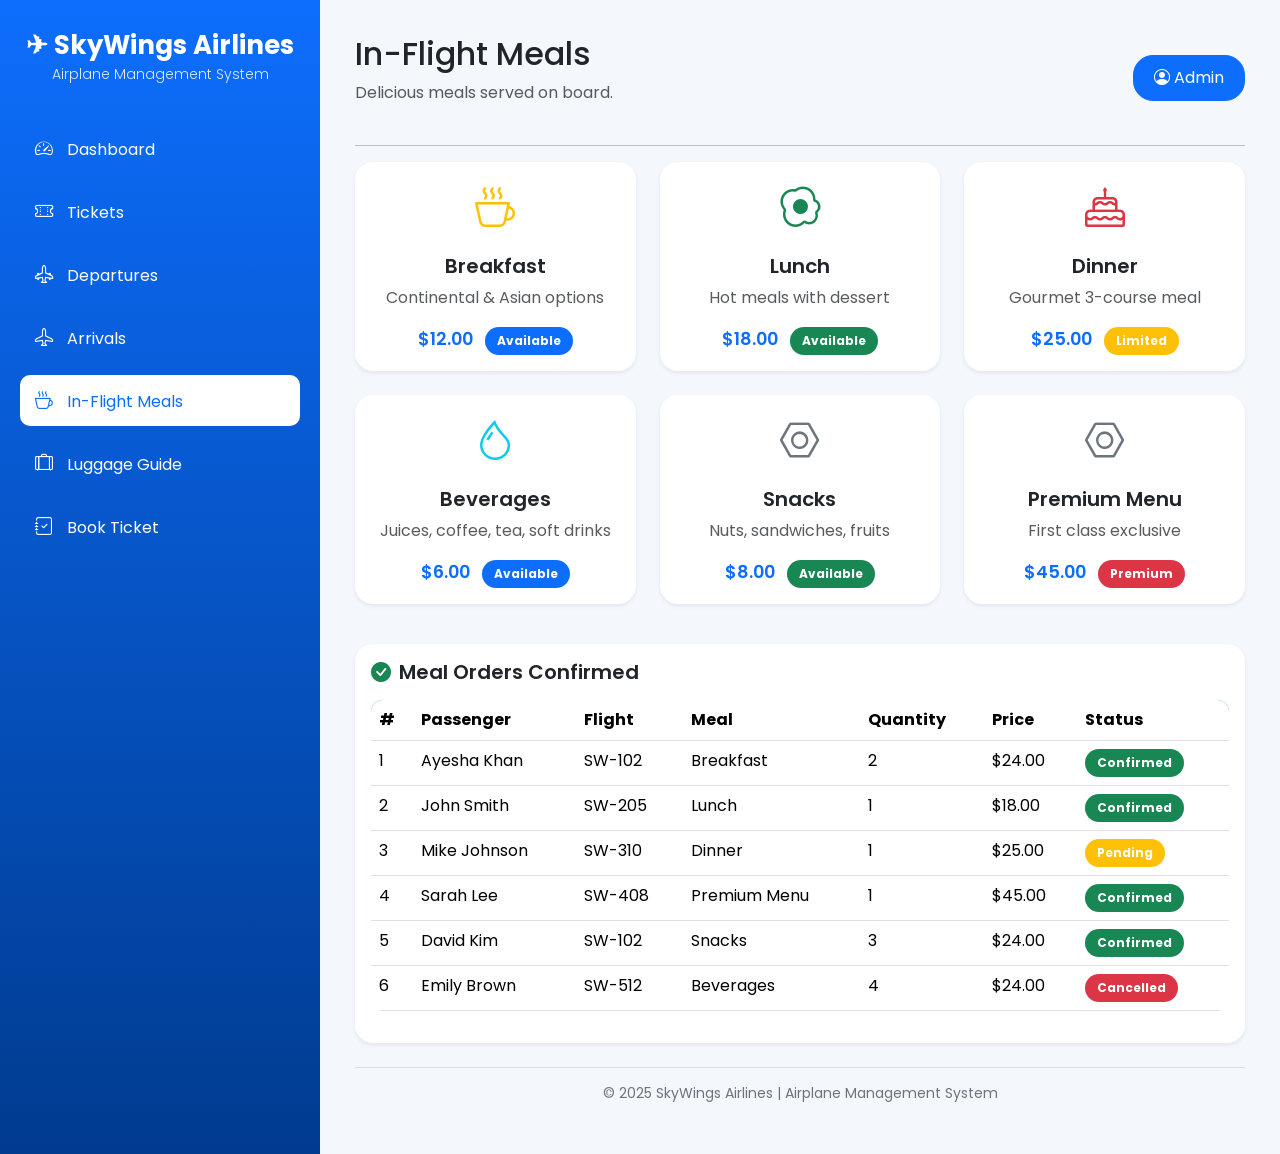
<file: meals.html>
<!DOCTYPE html>
<html lang="en">
<head>
  <meta charset="UTF-8">
  <meta name="viewport" content="width=device-width, initial-scale=1.0">
  <title>Meals | SkyWings Airlines</title>
  <link href="https://cdn.jsdelivr.net/npm/bootstrap@5.3.7/dist/css/bootstrap.min.css" rel="stylesheet">
  <link rel="stylesheet" href="https://cdn.jsdelivr.net/npm/bootstrap-icons@1.11.3/font/bootstrap-icons.min.css">
  <link rel="preconnect" href="https://fonts.googleapis.com">
  <link rel="preconnect" href="https://fonts.gstatic.com" crossorigin>
  <link href="https://fonts.googleapis.com/css2?family=Poppins:wght@300;400;500;600;700&display=swap" rel="stylesheet">
  <style>
    * { margin: 0; padding: 0; box-sizing: border-box; }
    body { background-color: #f4f7fb; font-family: 'Poppins', Arial, sans-serif; overflow-x:hidden; }
    .sidebar { background: linear-gradient(180deg, #0d6efd, #003b8f); min-height: 100vh; padding: 30px 20px; transition: transform 0.3s ease; }
    .logo { color: white; text-align: center; font-size: 26px; font-weight: 700; margin-bottom: 40px; }
    .logo small { display: block; font-size: 14px; margin-top: 5px; color: #dbeafe; font-weight: 300; }
    .nav-link { color: white; padding: 12px 15px; margin-bottom: 12px; border-radius: 10px; transition: 0.3s; font-size: 16px; }
    .nav-link i { margin-right: 10px; font-size: 18px; }
    .nav-link:hover, .nav-link.active { background-color: white; color: #0d6efd !important; }
    .main-content { padding: 35px; }
    .btn-primary { border-radius: 20px; padding: 10px 20px; }
    .card { border: none; border-radius: 18px; background: white; transition: 0.3s; }
    .card:hover { transform: translateY(-8px); box-shadow: 0 10px 25px rgba(0,0,0,0.15); }
    .card-body i { font-size: 45px; }
    .card h5 { font-weight: 600; }
    .price-tag { font-size: 1.1rem; font-weight: 600; color: #0d6efd; }
    .table { background: white; border-radius: 12px; overflow: hidden; }
    .table thead { background: #0d6efd; color: white; }
    .table-hover tbody tr:hover { background-color: #f1f6ff; }
    .badge { padding: 8px 12px; border-radius: 20px; }
    footer { margin-top: 30px; padding: 15px 0; border-top: 1px solid #ddd; }
    footer p { color: #6c757d; font-size: 14px; }
    .navbar-toggler { border: none; background: transparent; font-size: 2rem; color: #0d6efd; padding: 0; line-height: 1; }
    .navbar-toggler:focus { box-shadow: none; }
    .offcanvas { background: linear-gradient(180deg, #0d6efd, #003b8f); max-width: 300px; width: 80%; }
    .offcanvas .logo { margin-top: 20px; margin-bottom: 30px; }
    .offcanvas .nav-link { color: white; }
    .offcanvas .nav-link:hover, .offcanvas .nav-link.active { background-color: white; color: #0d6efd !important; }
    @media (max-width: 768px) { .sidebar { display: none; } .mobile-nav-toggle { display: block !important; } .main-content { padding: 20px; } }
    @media (min-width: 769px) { .mobile-nav-toggle { display: none !important; } }
  </style>
</head>
<body>
<div class="container-fluid">
  <div class="row">
    <div class="col-md-3 sidebar">
      <h2 class="logo">✈ SkyWings Airlines <small>Airplane Management System</small></h2>
      <ul class="nav flex-column">
        <li class="nav-item"><a href="index.html" class="nav-link"><i class="bi bi-speedometer2"></i> Dashboard</a></li>
        <li class="nav-item"><a href="tickets.html" class="nav-link"><i class="bi bi-ticket-perforated"></i> Tickets</a></li>
        <li class="nav-item"><a href="departures.html" class="nav-link"><i class="bi bi-airplane-engines"></i> Departures</a></li>
        <li class="nav-item"><a href="arrivals.html" class="nav-link"><i class="bi bi-airplane"></i> Arrivals</a></li>
        <li class="nav-item"><a href="meals.html" class="nav-link active"><i class="bi bi-cup-hot"></i> In-Flight Meals</a></li>
        <li class="nav-item"><a href="luggage.html" class="nav-link"><i class="bi bi-suitcase-lg"></i> Luggage Guide</a></li>
        <li class="nav-item"><a href="book-ticket.html" class="nav-link"><i class="bi bi-journal-check"></i> Book Ticket</a></li>
      </ul>
    </div>
    <div class="col-md-9 main-content">
      <div class="d-flex justify-content-between align-items-center mb-4">
        <div class="d-flex align-items-center">
          <button class="navbar-toggler mobile-nav-toggle me-3" type="button" data-bs-toggle="offcanvas" data-bs-target="#mobileSidebar"><i class="bi bi-list"></i></button>
          <div><h2>In-Flight Meals</h2><p class="text-muted">Delicious meals served on board.</p></div>
        </div>
        <button class="btn btn-primary"><i class="bi bi-person-circle"></i> Admin</button>
      </div>
      <hr>

      <!-- Meals Cards with Prices -->
      <div class="row">
        <div class="col-md-4 mb-4">
          <div class="card shadow-sm">
            <div class="card-body text-center">
              <i class="bi bi-cup-hot fs-1 text-warning"></i>
              <h5 class="mt-3">Breakfast</h5>
              <p class="text-muted">Continental &amp; Asian options</p>
              <span class="price-tag">$12.00</span>
              <span class="badge bg-primary ms-2">Available</span>
            </div>
          </div>
        </div>
        <div class="col-md-4 mb-4">
          <div class="card shadow-sm">
            <div class="card-body text-center">
              <i class="bi bi-egg-fried fs-1 text-success"></i>
              <h5 class="mt-3">Lunch</h5>
              <p class="text-muted">Hot meals with dessert</p>
              <span class="price-tag">$18.00</span>
              <span class="badge bg-success ms-2">Available</span>
            </div>
          </div>
        </div>
        <div class="col-md-4 mb-4">
          <div class="card shadow-sm">
            <div class="card-body text-center">
              <i class="bi bi-cake fs-1 text-danger"></i>
              <h5 class="mt-3">Dinner</h5>
              <p class="text-muted">Gourmet 3-course meal</p>
              <span class="price-tag">$25.00</span>
              <span class="badge bg-warning ms-2">Limited</span>
            </div>
          </div>
        </div>
        <div class="col-md-4 mb-4">
          <div class="card shadow-sm">
            <div class="card-body text-center">
              <i class="bi bi-droplet fs-1 text-info"></i>
              <h5 class="mt-3">Beverages</h5>
              <p class="text-muted">Juices, coffee, tea, soft drinks</p>
              <span class="price-tag">$6.00</span>
              <span class="badge bg-primary ms-2">Available</span>
            </div>
          </div>
        </div>
        <div class="col-md-4 mb-4">
          <div class="card shadow-sm">
            <div class="card-body text-center">
              <i class="bi bi-nut fs-1 text-secondary"></i>
              <h5 class="mt-3">Snacks</h5>
              <p class="text-muted">Nuts, sandwiches, fruits</p>
              <span class="price-tag">$8.00</span>
              <span class="badge bg-success ms-2">Available</span>
            </div>
          </div>
        </div>
        <div class="col-md-4 mb-4">
          <div class="card shadow-sm">
            <div class="card-body text-center">
              <i class="bi bi-nut fs-1 text-secondary"></i>
              <h5 class="mt-3">Premium Menu</h5>
              <p class="text-muted">First class exclusive</p>
              <span class="price-tag">$45.00</span>
              <span class="badge bg-danger ms-2">Premium</span>
            </div>
          </div>
        </div>
      </div>

      <!-- Meal Orders Confirmed Table -->
<div class="card shadow-sm p-3 mt-3">
  <h5 class="mb-3">
    <i class="bi bi-check-circle-fill text-success me-2"></i>Meal Orders Confirmed
  </h5>

  <div style="width:100%; overflow-x:auto; -webkit-overflow-scrolling:touch;">
    <table class="table table-hover" style="min-width:800px; white-space:nowrap;">
      <thead>
        <tr>
          <th>#</th>
          <th>Passenger</th>
          <th>Flight</th>
          <th>Meal</th>
          <th>Quantity</th>
          <th>Price</th>
          <th>Status</th>
        </tr>
      </thead>
      <tbody>
        <tr>
          <td>1</td>
          <td>Ayesha Khan</td>
          <td>SW-102</td>
          <td>Breakfast</td>
          <td>2</td>
          <td>$24.00</td>
          <td><span class="badge bg-success">Confirmed</span></td>
        </tr>
        <tr>
          <td>2</td>
          <td>John Smith</td>
          <td>SW-205</td>
          <td>Lunch</td>
          <td>1</td>
          <td>$18.00</td>
          <td><span class="badge bg-success">Confirmed</span></td>
        </tr>
        <tr>
          <td>3</td>
          <td>Mike Johnson</td>
          <td>SW-310</td>
          <td>Dinner</td>
          <td>1</td>
          <td>$25.00</td>
          <td><span class="badge bg-warning">Pending</span></td>
        </tr>
        <tr>
          <td>4</td>
          <td>Sarah Lee</td>
          <td>SW-408</td>
          <td>Premium Menu</td>
          <td>1</td>
          <td>$45.00</td>
          <td><span class="badge bg-success">Confirmed</span></td>
        </tr>
        <tr>
          <td>5</td>
          <td>David Kim</td>
          <td>SW-102</td>
          <td>Snacks</td>
          <td>3</td>
          <td>$24.00</td>
          <td><span class="badge bg-success">Confirmed</span></td>
        </tr>
        <tr>
          <td>6</td>
          <td>Emily Brown</td>
          <td>SW-512</td>
          <td>Beverages</td>
          <td>4</td>
          <td>$24.00</td>
          <td><span class="badge bg-danger">Cancelled</span></td>
        </tr>
      </tbody>
    </table>
  </div>
</div>

      <footer class="text-center mt-4"><p class="mb-0">© 2025 SkyWings Airlines | Airplane Management System</p></footer>
    </div>
  </div>
</div>
<div class="offcanvas offcanvas-start" tabindex="-1" id="mobileSidebar">
  <div class="offcanvas-body p-0">
    <h2 class="logo" style="padding: 30px 20px 0 20px;">✈ SkyWings Airlines <small>Airplane Management System</small></h2>
    <ul class="nav flex-column" style="padding: 20px;">
      <li class="nav-item"><a href="index.html" class="nav-link"><i class="bi bi-speedometer2"></i> Dashboard</a></li>
      <li class="nav-item"><a href="tickets.html" class="nav-link"><i class="bi bi-ticket-perforated"></i> Tickets</a></li>
      <li class="nav-item"><a href="departures.html" class="nav-link"><i class="bi bi-airplane-engines"></i> Departures</a></li>
      <li class="nav-item"><a href="arrivals.html" class="nav-link"><i class="bi bi-airplane"></i> Arrivals</a></li>
      <li class="nav-item"><a href="meals.html" class="nav-link active"><i class="bi bi-cup-hot"></i> In-Flight Meals</a></li>
      <li class="nav-item"><a href="luggage.html" class="nav-link"><i class="bi bi-suitcase-lg"></i> Luggage Guide</a></li>
      <li class="nav-item"><a href="book-ticket.html" class="nav-link"><i class="bi bi-journal-check"></i> Book Ticket</a></li>
    </ul>
  </div>
</div>
<script src="https://cdn.jsdelivr.net/npm/bootstrap@5.3.7/dist/js/bootstrap.bundle.min.js"></script>
<script>
  document.addEventListener('DOMContentLoaded', function() {
    const offcanvasEl = document.getElementById('mobileSidebar');
    if (offcanvasEl) {
      const links = offcanvasEl.querySelectorAll('.nav-link');
      links.forEach(link => {
        link.addEventListener('click', () => {
          const offcanvas = bootstrap.Offcanvas.getInstance(offcanvasEl);
          if (offcanvas) offcanvas.hide();
        });
      });
    }
  });
</script>
</body>
</html>
</file>
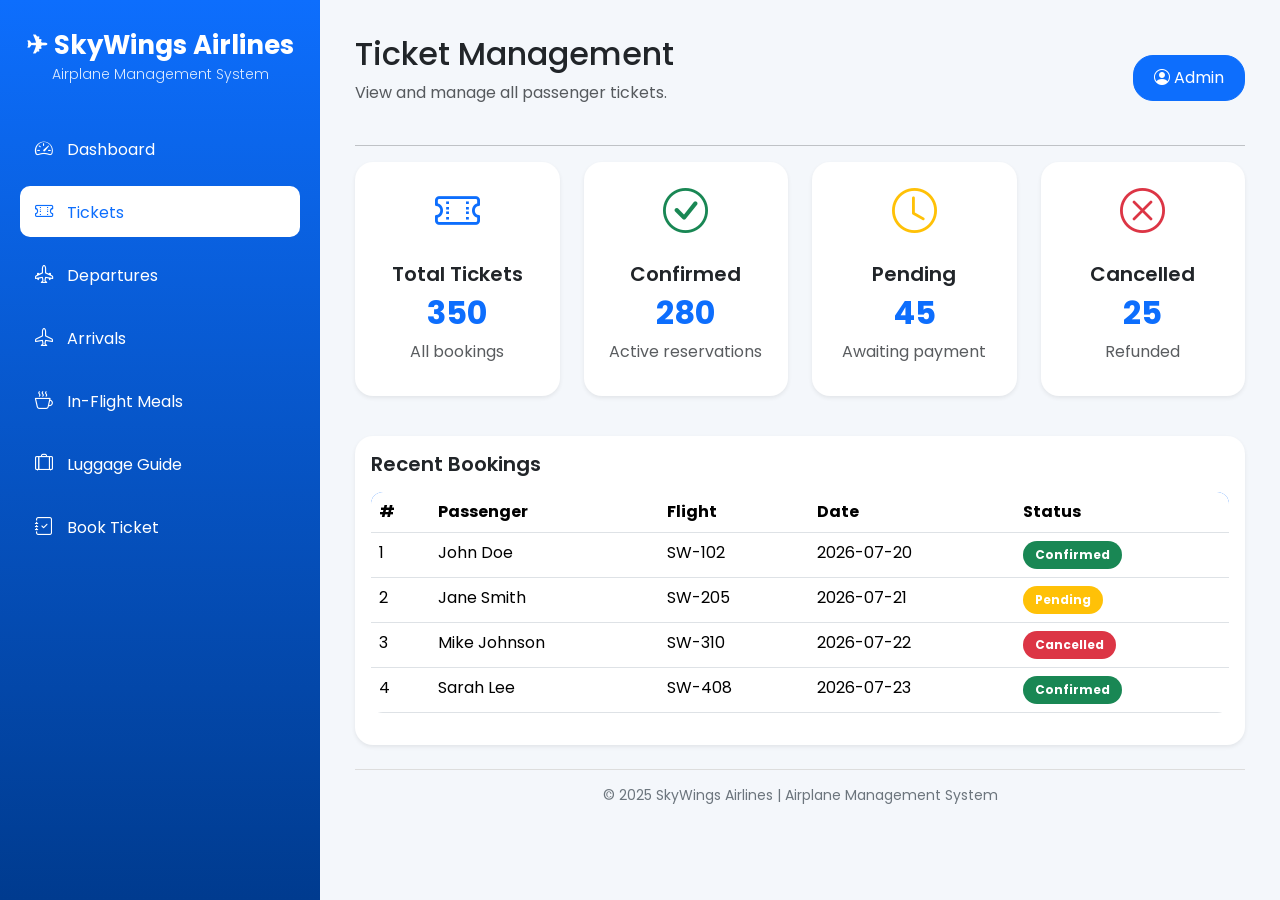
<file: tickets.html>
<!DOCTYPE html>
<html lang="en">
<head>
  <meta charset="UTF-8">
  <meta name="viewport" content="width=device-width, initial-scale=1.0">
  <title>Tickets | SkyWings Airlines</title>
  <link href="https://cdn.jsdelivr.net/npm/bootstrap@5.3.7/dist/css/bootstrap.min.css" rel="stylesheet">
  <link rel="stylesheet" href="https://cdn.jsdelivr.net/npm/bootstrap-icons@1.11.3/font/bootstrap-icons.min.css">
  <link rel="preconnect" href="https://fonts.googleapis.com">
  <link rel="preconnect" href="https://fonts.gstatic.com" crossorigin>
  <link href="https://fonts.googleapis.com/css2?family=Poppins:wght@300;400;500;600;700&display=swap" rel="stylesheet">
  <style>
    * { margin: 0; padding: 0; box-sizing: border-box; }
    body { background-color: #f4f7fb; font-family: 'Poppins', Arial, sans-serif; overflow-x:hidden; }
    
    .sidebar {
      background: linear-gradient(180deg, #0d6efd, #003b8f);
      min-height: 100vh;
      padding: 30px 20px;
      transition: transform 0.3s ease;
    }
    .logo { color: white; text-align: center; font-size: 26px; font-weight: 700; margin-bottom: 40px; }
    .logo small { display: block; font-size: 14px; margin-top: 5px; color: #dbeafe; font-weight: 300; }
    .nav-link { color: white; padding: 12px 15px; margin-bottom: 12px; border-radius: 10px; transition: 0.3s; font-size: 16px; }
    .nav-link i { margin-right: 10px; font-size: 18px; }
    .nav-link:hover, .nav-link.active { background-color: white; color: #0d6efd !important; }
    
    .main-content { padding: 35px; }
    .btn-primary { border-radius: 20px; padding: 10px 20px; }
    
    .card { border: none; border-radius: 18px; background: white; transition: 0.3s; height: auto; }
    .card:hover { transform: translateY(-8px); box-shadow: 0 10px 25px rgba(0,0,0,0.15); }
    .card-body i { font-size: 45px; }
    .card h5 { font-weight: 600; }
    .card h2 { color: #0d6efd; font-size: 32px; font-weight: 700; }
    
    .table { background: white; border-radius: 12px; overflow: hidden; }
    .table thead { background: #0d6efd; color: white; }
    .table-hover tbody tr:hover { background-color: #f1f6ff; }
    .badge { padding: 8px 12px; border-radius: 20px; }
    
    footer { margin-top: 30px; padding: 15px 0; border-top: 1px solid #ddd; }
    footer p { color: #6c757d; font-size: 14px; }
    
    .navbar-toggler { border: none; background: transparent; font-size: 2rem; color: #0d6efd; padding: 0; line-height: 1; }
    .navbar-toggler:focus { box-shadow: none; }
    
    .offcanvas { background: linear-gradient(180deg, #0d6efd, #003b8f); max-width: 300px; width: 80%; }
    .offcanvas .logo { margin-top: 20px; margin-bottom: 30px; }
    .offcanvas .nav-link { color: white; }
    .offcanvas .nav-link:hover, .offcanvas .nav-link.active { background-color: white; color: #0d6efd !important; }
    
    @media (max-width: 768px) {
      .sidebar { display: none; }
      .mobile-nav-toggle { display: block !important; }
      .main-content { padding: 20px; }
    }
    @media (min-width: 769px) {
      .mobile-nav-toggle { display: none !important; }
    }
  </style>
</head>
<body>
<div class="container-fluid">
  <div class="row">
    <!-- Desktop Sidebar -->
    <div class="col-md-3 sidebar">
      <h2 class="logo">✈ SkyWings Airlines <small>Airplane Management System</small></h2>
      <ul class="nav flex-column">
        <li class="nav-item"><a href="index.html" class="nav-link"><i class="bi bi-speedometer2"></i> Dashboard</a></li>
        <li class="nav-item"><a href="tickets.html" class="nav-link active"><i class="bi bi-ticket-perforated"></i> Tickets</a></li>
        <li class="nav-item"><a href="departures.html" class="nav-link"><i class="bi bi-airplane-engines"></i> Departures</a></li>
        <li class="nav-item"><a href="arrivals.html" class="nav-link"><i class="bi bi-airplane"></i> Arrivals</a></li>
        <li class="nav-item"><a href="meals.html" class="nav-link"><i class="bi bi-cup-hot"></i> In-Flight Meals</a></li>
        <li class="nav-item"><a href="luggage.html" class="nav-link"><i class="bi bi-suitcase-lg"></i> Luggage Guide</a></li>
        <li class="nav-item"><a href="book-ticket.html" class="nav-link"><i class="bi bi-journal-check"></i> Book Ticket</a></li>
      </ul>
    </div>

    <!-- Main Content -->
    <div class="col-md-9 main-content">
      <div class="d-flex justify-content-between align-items-center mb-4">
        <div class="d-flex align-items-center">
          <button class="navbar-toggler mobile-nav-toggle me-3" type="button" data-bs-toggle="offcanvas" data-bs-target="#mobileSidebar">
            <i class="bi bi-list"></i>
          </button>
          <div>
            <h2>Ticket Management</h2>
            <p class="text-muted">View and manage all passenger tickets.</p>
          </div>
        </div>
        <button class="btn btn-primary"><i class="bi bi-person-circle"></i> Admin</button>
      </div>
      <hr>

      <!-- Stats Cards -->
      <div class="row mb-4">
        <div class="col-md-3 mb-3"><div class="card shadow-sm"><div class="card-body text-center"><i class="bi bi-ticket-perforated text-primary"></i><h5 class="mt-3">Total Tickets</h5><h2>350</h2><p class="text-muted">All bookings</p></div></div></div>
        <div class="col-md-3 mb-3"><div class="card shadow-sm"><div class="card-body text-center"><i class="bi bi-check-circle text-success"></i><h5 class="mt-3">Confirmed</h5><h2>280</h2><p class="text-muted">Active reservations</p></div></div></div>
        <div class="col-md-3 mb-3"><div class="card shadow-sm"><div class="card-body text-center"><i class="bi bi-clock text-warning"></i><h5 class="mt-3">Pending</h5><h2>45</h2><p class="text-muted">Awaiting payment</p></div></div></div>
        <div class="col-md-3 mb-3"><div class="card shadow-sm"><div class="card-body text-center"><i class="bi bi-x-circle text-danger"></i><h5 class="mt-3">Cancelled</h5><h2>25</h2><p class="text-muted">Refunded</p></div></div></div>
      </div>

      <!-- Tickets Table -->
      <div class="card shadow-sm p-3">
        <h5 class="mb-3">Recent Bookings</h5>
        <table class="table table-hover">
          <thead><tr><th>#</th><th>Passenger</th><th>Flight</th><th>Date</th><th>Status</th></tr></thead>
          <tbody>
            <tr><td>1</td><td>John Doe</td><td>SW-102</td><td>2026-07-20</td><td><span class="badge bg-success">Confirmed</span></td></tr>
            <tr><td>2</td><td>Jane Smith</td><td>SW-205</td><td>2026-07-21</td><td><span class="badge bg-warning">Pending</span></td></tr>
            <tr><td>3</td><td>Mike Johnson</td><td>SW-310</td><td>2026-07-22</td><td><span class="badge bg-danger">Cancelled</span></td></tr>
            <tr><td>4</td><td>Sarah Lee</td><td>SW-408</td><td>2026-07-23</td><td><span class="badge bg-success">Confirmed</span></td></tr>
          </tbody>
        </table>
      </div>

      <footer class="text-center mt-4"><p class="mb-0">© 2025 SkyWings Airlines | Airplane Management System</p></footer>
    </div>
  </div>
</div>

<!-- Mobile Sidebar -->
<div class="offcanvas offcanvas-start" tabindex="-1" id="mobileSidebar">
  <div class="offcanvas-body p-0">
    <h2 class="logo" style="padding: 30px 20px 0 20px;">✈ SkyWings Airlines <small>Airplane Management System</small></h2>
    <ul class="nav flex-column" style="padding: 20px;">
      <li class="nav-item"><a href="index.html" class="nav-link"><i class="bi bi-speedometer2"></i> Dashboard</a></li>
      <li class="nav-item"><a href="tickets.html" class="nav-link active"><i class="bi bi-ticket-perforated"></i> Tickets</a></li>
      <li class="nav-item"><a href="departures.html" class="nav-link"><i class="bi bi-airplane-engines"></i> Departures</a></li>
      <li class="nav-item"><a href="arrivals.html" class="nav-link"><i class="bi bi-airplane"></i> Arrivals</a></li>
      <li class="nav-item"><a href="meals.html" class="nav-link"><i class="bi bi-cup-hot"></i> In-Flight Meals</a></li>
      <li class="nav-item"><a href="luggage.html" class="nav-link"><i class="bi bi-suitcase-lg"></i> Luggage Guide</a></li>
      <li class="nav-item"><a href="book-ticket.html" class="nav-link"><i class="bi bi-journal-check"></i> Book Ticket</a></li>
    </ul>
  </div>
</div>

<script src="https://cdn.jsdelivr.net/npm/bootstrap@5.3.7/dist/js/bootstrap.bundle.min.js"></script>
<script>
  document.addEventListener('DOMContentLoaded', function() {
    const offcanvasEl = document.getElementById('mobileSidebar');
    if (offcanvasEl) {
      const links = offcanvasEl.querySelectorAll('.nav-link');
      links.forEach(link => {
        link.addEventListener('click', () => {
          const offcanvas = bootstrap.Offcanvas.getInstance(offcanvasEl);
          if (offcanvas) offcanvas.hide();
        });
      });
    }
  });
</script>
</body>
</html>
</file>
<file: css/style.css>
/* Google Font */
@import url('https://fonts.googleapis.com/css2?family=Poppins:wght@300;400;500;600;700&display=swap');


/* Global Styling */

*{
    margin:0;
    padding:0;
    box-sizing:border-box;
}


body{

    background-color:#f4f7fb;

    font-family:'Poppins', Arial, sans-serif;

}



/* ================= Sidebar ================= */


.sidebar{

    background:linear-gradient(180deg,#0d6efd,#003b8f);

    min-height:100vh;

    padding:30px 20px;

}



/* Airline Logo */

.logo{

    color:white;

    text-align:center;

    font-size:26px;

    font-weight:700;

    margin-bottom:40px;

}

/*

.logo span{

    display:block;

    font-size:13px;

    font-weight:300;

    margin-top:8px;

} */
 .logo small{
    display:block;
    font-size:14px;
    margin-top:5px;
    color:#dbeafe;
}




/* Navigation Links */


.nav-link{

    color:white;

    padding:12px 15px;

    margin-bottom:12px;

    border-radius:10px;

    transition:0.3s;

    font-size:16px;

}



.nav-link i{

    margin-right:10px;

    font-size:18px;

}




/* Hover + Active */


.nav-link:hover,

.nav-link.active{


    background-color:white;

    color:#0d6efd !important;


}





/* ================= Main Content ================= */


.main-content{

    padding:35px;

}



/* Header Button */


.btn-primary{


    border-radius:20px;

    padding:10px 20px;


}





/* ================= Dashboard Cards ================= */


.card{


    border:none;

    border-radius:18px;

    background:white;

    transition:0.3s;

    height:100%;


}



.card:hover{


    transform:translateY(-8px);

    box-shadow:0 10px 25px rgba(0,0,0,0.15);


}



.card-body i{


    font-size:45px;


}



.card h5{


    font-weight:600;

}



.card h2{


    color:#0d6efd;

    font-size:32px;

    font-weight:700;

}



/* ================= Image ================= */


.dashboard-image{
    width:100%;
    aspect-ratio:16/6;
    object-fit:cover;
    border-radius:15px;
}
@media(max-width:768px){

.dashboard-image{
    height:250px;
}

}


/* ================= Footer ================= */


footer{


    margin-top:30px;

    padding:15px 0;

    border-top:1px solid #ddd;


}



footer p{


    color:#6c757d;

    font-size:14px;


}



/* ================= Tables (Tickets, Arrivals, Departures) ================= */


.table{


    background:white;

    border-radius:12px;

    overflow:hidden;


}



.table thead{


    background:#0d6efd;

    color:white;


}



.table-hover tbody tr:hover{


    background-color:#f1f6ff;


}



/* Badges */


.badge{


    padding:8px 12px;

    border-radius:20px;


}





/* Responsive Design */


@media(max-width:768px){


.sidebar{

    min-height:auto;

}



.main-content{

    padding:20px;

}


}
</file>
